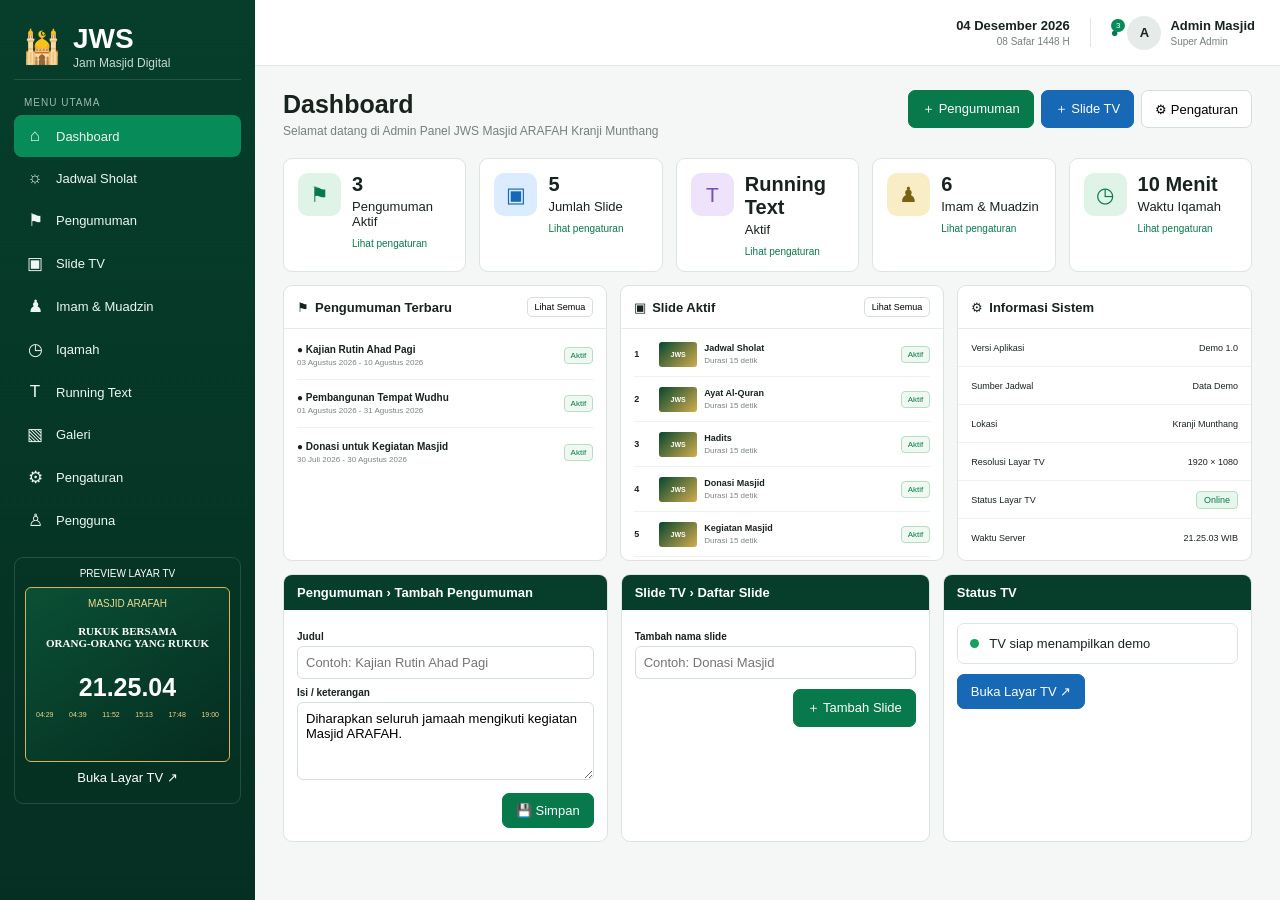
<file: index.html>
<!doctype html>
<html lang="id">
<head>
<meta charset="utf-8">
<meta name="viewport" content="width=device-width,initial-scale=1">
<title>JWS Masjid ARAFAH — Admin</title>
<link rel="stylesheet" href="admin.css">
</head>
<body>
<div class="app">
<aside class="sidebar">
  <div class="brand"><div class="mosque">🕌</div><div><b>JWS</b><span>Jam Masjid Digital</span></div></div>
  <div class="menu-title">MENU UTAMA</div>
  <nav id="nav"></nav>
  <div class="tv-preview">
    <div class="preview-title">PREVIEW LAYAR TV</div>
    <div class="tv-card">
      <div class="tv-mini-head" id="previewMosque">MASJID ARAFAH</div>
      <div class="tv-mini-title">RUKUK BERSAMA<br>ORANG-ORANG YANG RUKUK</div>
      <div class="tv-mini-clock" id="miniClock">00:00:00</div>
      <div class="tv-mini-times"><span>04:29</span><span>04:39</span><span>11:52</span><span>15:13</span><span>17:48</span><span>19:00</span></div>
    </div>
    <button class="tv-open" id="openTv">Buka Layar TV ↗</button>
  </div>
</aside>
<main class="main">
<header class="topbar">
  <div class="top-date"><b id="dateNow"></b><span>08 Safar 1448 H</span></div>
  <div class="top-user"><span class="bell">●<i>3</i></span><div class="avatar">A</div><div><b>Admin Masjid</b><small>Super Admin</small></div></div>
</header>
<section class="content">
  <div class="page-head">
    <div><h1 id="pageTitle">Dashboard</h1><p id="pageSubtitle">Selamat datang di Admin Panel JWS Masjid ARAFAH Kranji Munthang</p></div>
    <div class="head-actions">
      <button class="btn green" data-page="announcement">＋ Pengumuman</button>
      <button class="btn blue" data-page="slides">＋ Slide TV</button>
      <button class="btn" data-page="settings">⚙ Pengaturan</button>
    </div>
  </div>
  <div id="pages"></div>
</section>
</main>
</div>
<div id="toast" class="toast"></div>
<script src="admin.js"></script>
</body>
</html>
</file>
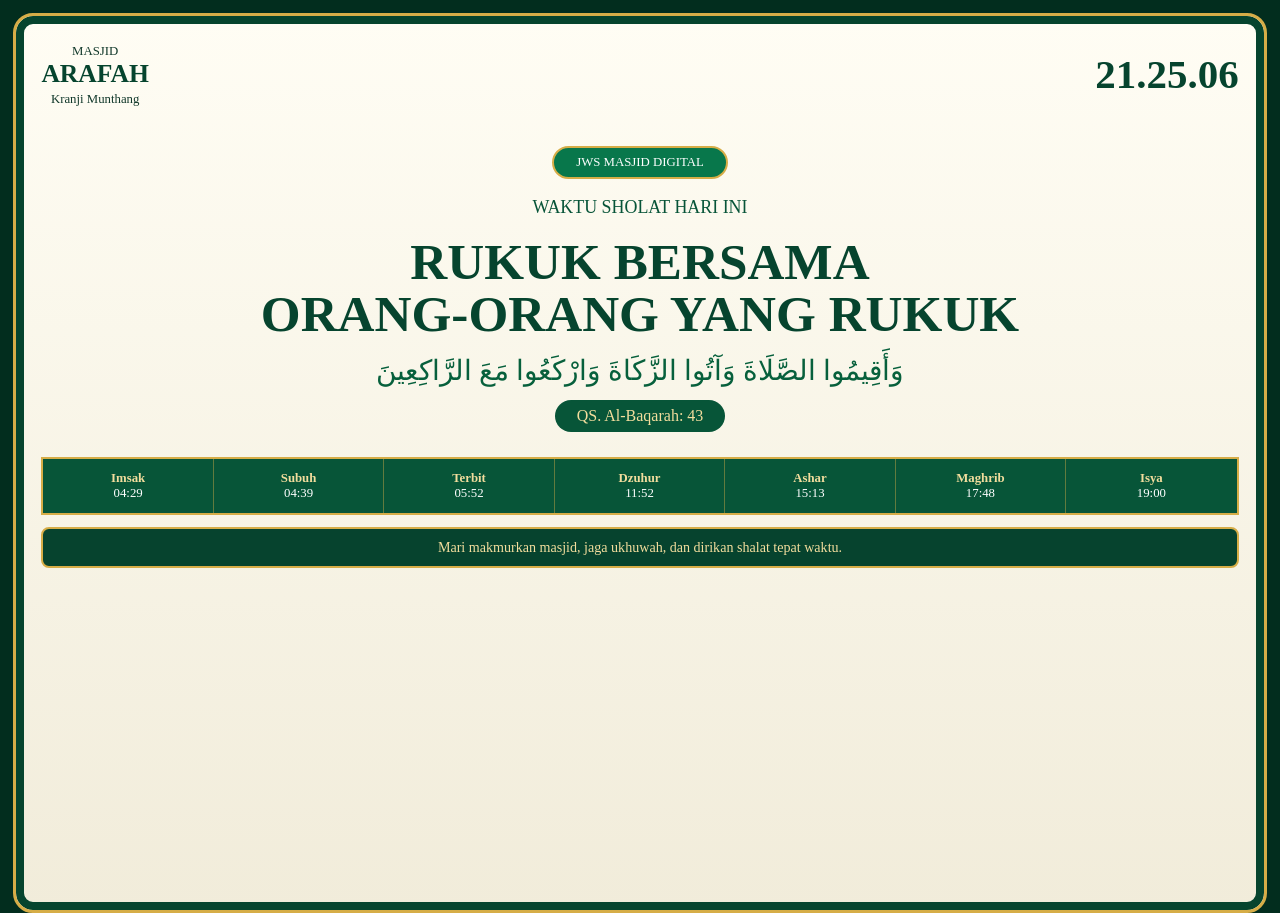
<file: tv.html>
<!doctype html><html lang="id"><head><meta charset="utf-8"><meta name="viewport" content="width=device-width,initial-scale=1"><title>JWS TV — Masjid ARAFAH</title><link rel="stylesheet" href="tv.css"></head><body><div class="tv"><header><div><small>MASJID</small><h2 id="mosque">ARAFAH</h2><span id="loc">Kranji Munthang</span></div><div id="clock" class="clock">00:00:00</div></header><main><div class="mode">JWS MASJID DIGITAL</div><p>WAKTU SHOLAT HARI INI</p><h1 id="quote">RUKUK BERSAMA<br>ORANG-ORANG YANG RUKUK</h1><div class="arabic">وَأَقِيمُوا الصَّلَاةَ وَآتُوا الزَّكَاةَ وَارْكَعُوا مَعَ الرَّاكِعِينَ</div><div class="verse">QS. Al-Baqarah: 43</div></main><div class="times" id="times"></div><footer id="running">Mari makmurkan masjid, jaga ukhuwah, dan dirikan shalat tepat waktu.</footer></div><script>
const key="jws_arafah_demo";const fallback={mosque:"MASJID ARAFAH",location:"Kranji Munthang",prayer:[["Imsak","04:29"],["Subuh","04:39"],["Terbit","05:52"],["Dzuhur","11:52"],["Ashar","15:13"],["Maghrib","17:48"],["Isya","19:00"]],running:"Mari makmurkan masjid, jaga ukhuwah, dan dirikan shalat tepat waktu."};function data(){return JSON.parse(localStorage.getItem(key)||"null")||fallback}function tick(){let d=new Date();let x=data();document.getElementById("mosque").textContent=x.mosque.replace(/^MASJID\s*/i,"");document.getElementById("loc").textContent=x.location;document.getElementById("clock").textContent=d.toLocaleTimeString("id-ID");document.getElementById("running").textContent=x.running;document.getElementById("times").innerHTML=x.prayer.map(p=>`<div><b>${p[0]}</b><br>${p[1]}</div>`).join("")}tick();setInterval(tick,1000)
</script></body></html>
</file>
<file: admin.css>
*{box-sizing:border-box}html,body{margin:0;min-height:100%;font-family:Inter,Segoe UI,Arial,sans-serif;background:#f4f7f5;color:#18231e;font-size:13px}button,input,textarea,select{font:inherit}.app{min-height:100vh}.sidebar{position:fixed;left:0;top:0;bottom:0;width:255px;padding:14px;background:linear-gradient(180deg,#063e2b,#052f22);color:#fff;overflow:auto}.brand{height:66px;display:flex;align-items:center;gap:11px;border-bottom:1px solid #ffffff20;padding:0 8px}.mosque{font-size:32px}.brand b{display:block;font-size:28px}.brand span{font-size:12px;color:#c8d9d1}.menu-title{margin:17px 10px 7px;color:#9fb8ad;font-size:10px;letter-spacing:1px}.nav{display:flex;width:100%;align-items:center;gap:12px;border:0;background:transparent;color:#eef7f2;padding:11px 12px;border-radius:8px;cursor:pointer;text-align:left}.nav:hover,.nav.active{background:#078c59}.nav span{width:18px;text-align:center;font-size:17px}.nav label{cursor:pointer}.tv-preview{border:1px solid #ffffff22;border-radius:9px;margin-top:15px;padding:10px}.preview-title{text-align:center;font-size:10px;margin-bottom:8px}.tv-card{height:175px;border:1px solid #d8b554;border-radius:6px;background:linear-gradient(145deg,#0a5035,#052c20);padding:10px;text-align:center}.tv-mini-head{font-size:10px;color:#eed88e}.tv-mini-title{font-family:Georgia,serif;font-size:11px;font-weight:700;margin-top:16px}.tv-mini-clock{font-size:25px;font-weight:800;margin-top:24px}.tv-mini-times{display:flex;justify-content:space-between;color:#eed88e;font-size:7px;margin-top:9px}.tv-open{width:100%;border:0;background:transparent;color:#fff;padding:8px;cursor:pointer}.main{margin-left:255px;min-height:100vh}.topbar{height:66px;background:#fff;border-bottom:1px solid #e0e6e2;display:flex;justify-content:flex-end;align-items:center;padding:0 25px;gap:20px}.top-date{text-align:right;border-right:1px solid #e0e6e2;padding-right:20px}.top-date b,.top-date span,.top-user b,.top-user small{display:block}.top-date span,.top-user small{color:#75817b;font-size:10px;margin-top:3px}.top-user{display:flex;align-items:center;gap:9px}.bell{position:relative;color:#08794b}.bell i{position:absolute;background:#078c59;color:#fff;border-radius:10px;font-size:8px;padding:2px 5px;top:-6px;right:-7px;font-style:normal}.avatar{width:34px;height:34px;border-radius:50%;background:#e5ebe8;display:grid;place-items:center;font-weight:800}.content{padding:24px 28px}.page-head{display:flex;justify-content:space-between;align-items:flex-start;gap:15px;margin-bottom:20px}.page-head h1{margin:0 0 5px;font-size:25px}.page-head p{margin:0;color:#75817b;font-size:12px}.head-actions{display:flex;gap:7px;flex-wrap:wrap}.btn{border:1px solid #d5ded9;background:#fff;border-radius:7px;padding:9px 13px;cursor:pointer}.btn.green{background:#08794b;color:#fff;border-color:#08794b}.btn.blue{background:#1768b5;color:#fff;border-color:#1768b5}.stats{display:grid;grid-template-columns:repeat(5,1fr);gap:13px}.stat{min-height:110px;border:1px solid #dce5e0;border-radius:9px;background:#fff;padding:14px;display:flex;gap:11px}.stat-icon{width:43px;height:43px;border-radius:10px;background:#dff3e6;color:#08794b;display:grid;place-items:center;font-size:21px;flex:none}.blueish .stat-icon{background:#dcecff;color:#1768b5}.purpleish .stat-icon{background:#eee3fb;color:#7950b2}.yellowish .stat-icon{background:#f9edc5;color:#786111}.stat b{font-size:20px;display:block}.stat span{display:block;margin-top:3px}.stat a{display:block;margin-top:9px;color:#08794b;font-size:10px;cursor:pointer}.three-col{display:grid;grid-template-columns:1.1fr 1.1fr 1fr;gap:13px;margin-top:13px}.panel{background:#fff;border:1px solid #dce4df;border-radius:9px;overflow:hidden}.panel-head{min-height:43px;padding:11px 13px;border-bottom:1px solid #e7ece9;display:flex;align-items:center;gap:6px}.small-btn{margin-left:auto;border:1px solid #d7dfda;background:#fff;border-radius:5px;padding:4px 7px;font-size:9px;cursor:pointer}.rows{padding:3px 13px}.row{min-height:48px;display:flex;align-items:center;justify-content:space-between;gap:7px;border-bottom:1px solid #edf1ef}.row:last-child{border:0}.row b{display:block;font-size:10px}.row small,.slide-row small{display:block;color:#7b8580;font-size:8px;margin-top:3px}.row em,.slide-row em{font-style:normal;font-size:8px;color:#08794b;background:#eff9f1;border:1px solid #b9dcc4;padding:3px 6px;border-radius:4px}.slide-row{display:grid;grid-template-columns:18px 38px 1fr auto;align-items:center;gap:7px;min-height:45px;border-bottom:1px solid #edf1ef;font-size:9px}.thumb{width:38px;height:25px;border-radius:3px;background:linear-gradient(135deg,#06472f,#d3ad4e);display:grid;place-items:center;color:#fff;font-size:7px;font-weight:800}.info>div{min-height:38px;padding:8px 13px;display:flex;justify-content:space-between;align-items:center;border-bottom:1px solid #edf1ef;font-size:9px;gap:8px}.info>div:last-child{border:0}.info b{text-align:right;font-weight:500}.online{background:#e8f7ed!important;color:#08794b!important;border:1px solid #b9dcc4;padding:3px 7px;border-radius:4px}.lower-grid{display:grid;grid-template-columns:1.05fr 1fr 1fr;gap:13px;margin-top:13px}.section-title{background:#063e2b;color:#fff;padding:10px 13px;font-weight:700}.form{padding:13px}.form label,.simple-panel label{display:block;font-size:10px;font-weight:700;margin:8px 0 4px}.form input,.form textarea,.simple-panel input,.simple-panel textarea,.simple-panel select{width:100%;border:1px solid #d5ded9;border-radius:6px;padding:8px;outline:none}.form-buttons{display:flex;justify-content:flex-end;margin-top:10px}.tv-status{padding:12px;border:1px solid #dce5e0;border-radius:7px;margin-bottom:10px}.status-dot{display:inline-block;width:9px;height:9px;border-radius:50%;background:#14a15f;margin-right:7px}.page{display:none}.page.active{display:block}.simple-panel{background:#fff;border:1px solid #dce4df;border-radius:9px;padding:20px;max-width:950px}.simple-panel h2{margin:0 0 6px}.simple-panel p{color:#75817b}.prayer-form{display:grid;grid-template-columns:repeat(3,1fr);gap:12px;margin:15px 0}.iq-grid{display:grid;grid-template-columns:repeat(5,1fr);gap:12px;margin:15px 0}.two-form{display:grid;grid-template-columns:1fr 1fr;gap:15px}.inline{display:flex;gap:8px}.inline input{flex:1}.list-box{margin-top:15px;border:1px solid #e0e7e3;border-radius:7px;overflow:hidden}.list-item{display:flex;justify-content:space-between;align-items:center;padding:11px 13px;border-bottom:1px solid #edf1ef}.list-item:last-child{border:0}.list-item small,.user-card small{display:block;color:#7b8580;margin-top:3px}.danger{border:0;background:#fcebea;color:#c73f3a;border-radius:5px;padding:6px 9px;cursor:pointer}.gallery-demo{display:grid;grid-template-columns:repeat(4,1fr);gap:12px;margin-top:15px}.gallery-demo div{height:120px;border-radius:8px;background:linear-gradient(135deg,#06472f,#d3ad4e);display:grid;place-items:center;font-size:35px}.user-card{display:flex;align-items:center;gap:10px;padding:12px;border:1px solid #e0e7e3;border-radius:8px}.toast{position:fixed;right:25px;bottom:25px;background:#08794b;color:#fff;padding:11px 16px;border-radius:7px;opacity:0;transform:translateY(20px);transition:.2s;z-index:20}.toast.show{opacity:1;transform:translateY(0)}@media(max-width:1250px){.stats{grid-template-columns:repeat(3,1fr)}.three-col,.lower-grid{grid-template-columns:1fr 1fr}.lower-grid article:last-child{grid-column:1/-1}}@media(max-width:900px){.sidebar{width:72px;padding:10px 7px}.brand{justify-content:center}.brand>div:not(.mosque),.menu-title,.nav label,.tv-preview{display:none}.nav{justify-content:center;padding:12px 5px}.main{margin-left:72px}.content{padding:15px}.stats{grid-template-columns:1fr 1fr}.three-col,.lower-grid{grid-template-columns:1fr}.lower-grid article:last-child{grid-column:auto}.page-head{flex-direction:column}.head-actions{width:100%}.top-date{display:none}.prayer-form,.iq-grid{grid-template-columns:1fr 1fr}.two-form{grid-template-columns:1fr}}@media(max-width:520px){.stats{grid-template-columns:1fr}.prayer-form,.iq-grid,.two-form{grid-template-columns:1fr}.content{padding:12px}.head-actions .btn{flex:1}.gallery-demo{grid-template-columns:1fr 1fr}}
</file>
<file: tv.css>
*{box-sizing:border-box}html,body{margin:0;width:100%;height:100%;background:#022d1e;font-family:Georgia,serif}.tv{min-height:100vh;margin:1vw;border:3px solid #d6ad47;border-radius:20px;padding:2vw;background:linear-gradient(#fffdf4,#f1ecda);box-shadow:inset 0 0 0 8px #06442e;color:#12392b}header{display:flex;justify-content:space-between;align-items:center;text-align:center}header h2{margin:0;font-size:2vw;color:#06442e}header span,header small{font-size:1vw}.clock{font-size:3.2vw;font-weight:900;color:#06442e}.tv main{text-align:center;margin:3vw auto 2vw}.mode{display:inline-block;background:#08774b;color:#fff;border:2px solid #d6ad47;border-radius:20px;padding:7px 22px;font-size:1vw}.tv main p{font-size:1.4vw;color:#075438}.tv h1{font-size:4vw;line-height:1.03;color:#06442e;margin:1vw 0}.arabic{font-size:2.2vw;color:#07603c}.verse{display:inline-block;margin-top:1vw;background:#075538;color:#f2dd9d;border-radius:20px;padding:7px 22px}.times{display:grid;grid-template-columns:repeat(7,1fr);background:#075538;color:#fff;border:2px solid #d6ad47}.times div{text-align:center;padding:12px 4px;border-right:1px solid #d6ad4770;font-size:1vw}.times div:last-child{border:0}.times b{color:#f2dd9d}footer{margin-top:12px;background:#06432e;color:#f2dd9d;border:2px solid #d6ad47;border-radius:8px;padding:10px;text-align:center;font-size:1.1vw}@media(max-width:700px){.tv h1{font-size:7vw}.arabic{font-size:4vw}.times{grid-template-columns:repeat(4,1fr)}.times div{font-size:2.5vw}.clock{font-size:6vw}.tv main p{font-size:3vw}footer{font-size:2.5vw}}
</file>
